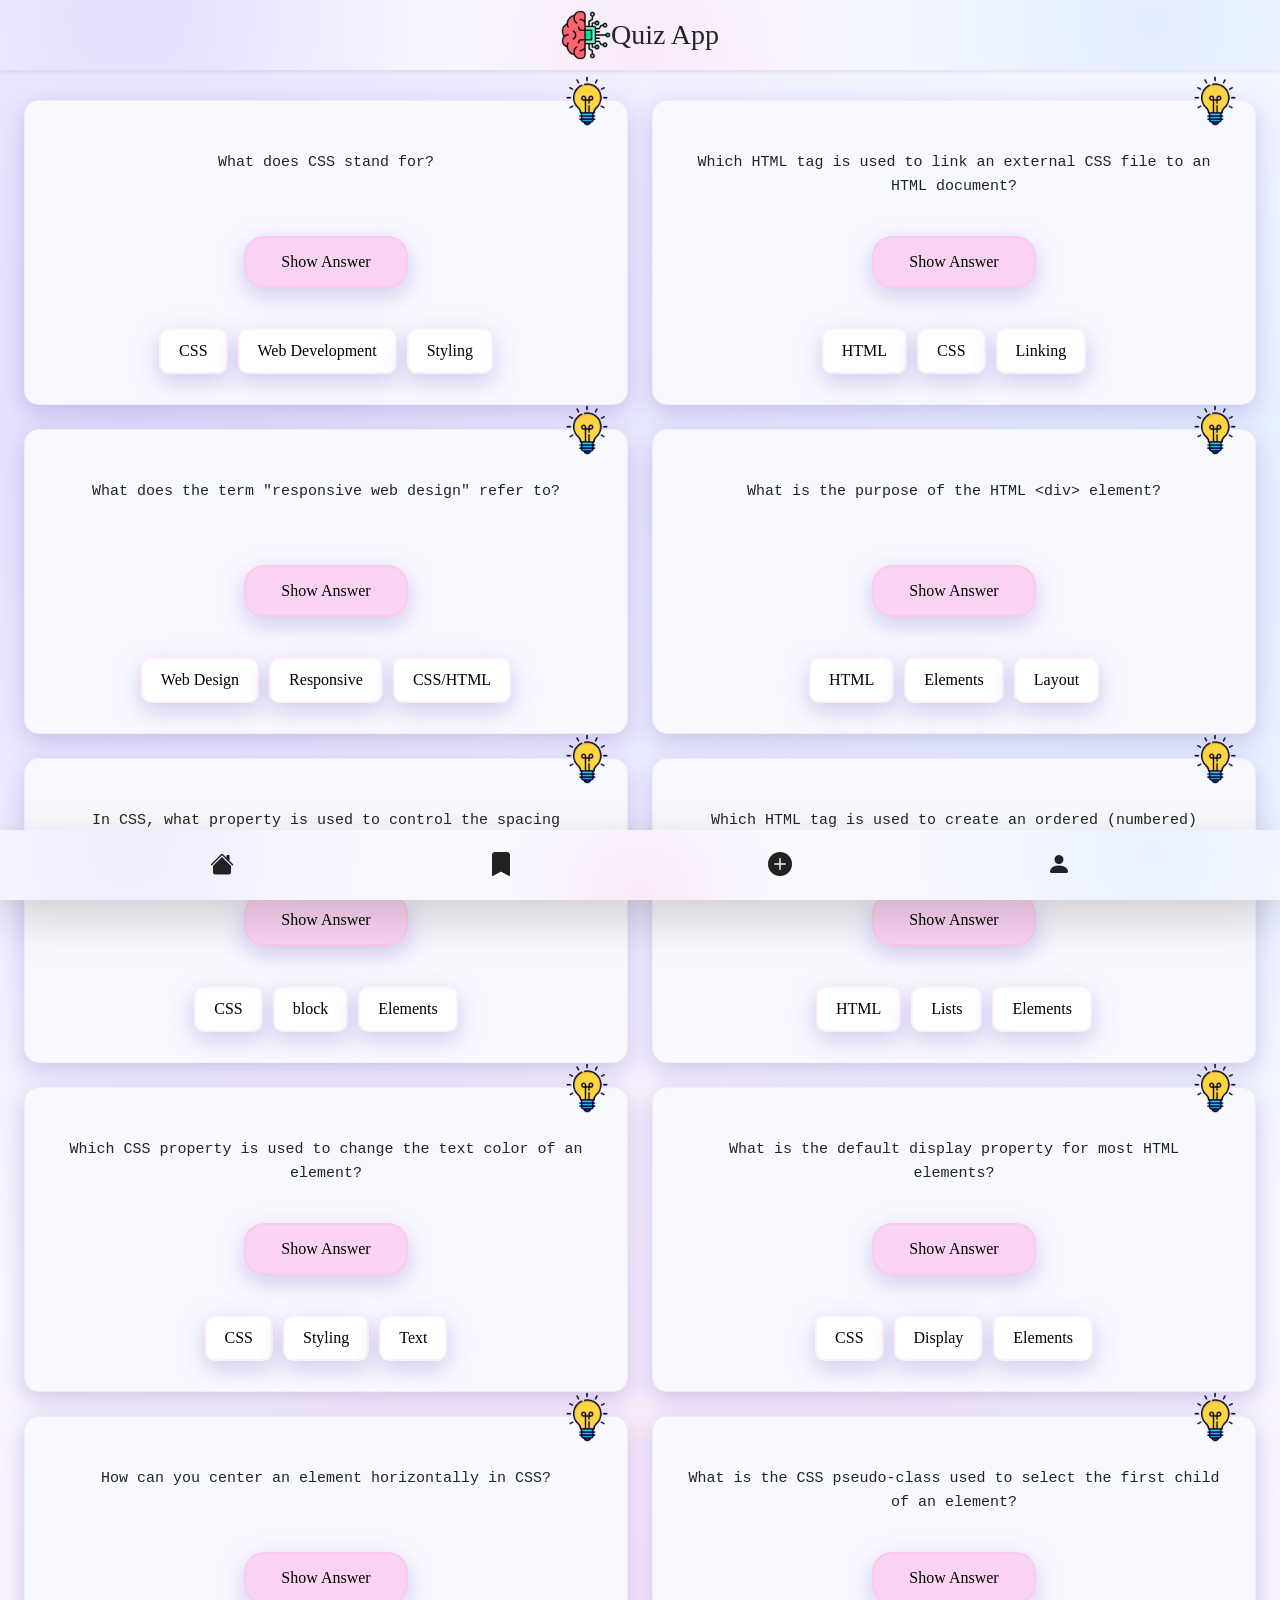
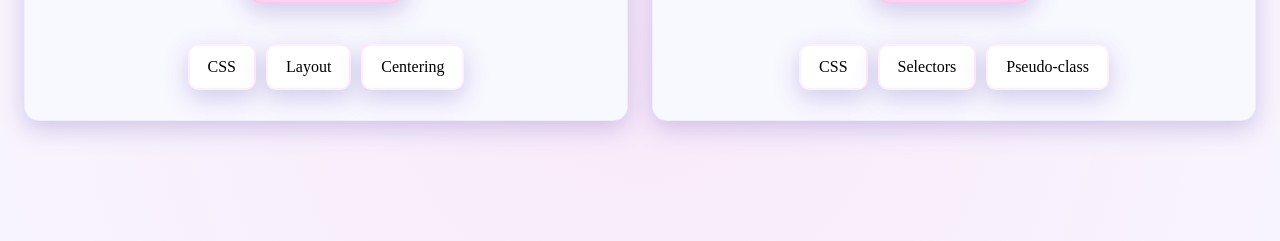
<file: index.html>
<!doctype html>
<html lang="en">
  <head>
    <meta charset="UTF-8" />
    <meta name="viewport" content="width=device-width, initial-scale=1.0" />

    <title>Quiz App</title>

    <!-- Bootstrap 5 -->
    <link
      href="https://cdn.jsdelivr.net/npm/bootstrap@5.3.8/dist/css/bootstrap.min.css"
      rel="stylesheet"
    />

    <!-- Bootstrap Icons -->
    <link
      rel="stylesheet"
      href="https://cdn.jsdelivr.net/npm/bootstrap-icons@1.13.1/font/bootstrap-icons.min.css"
    />
    <!-- custom JS -->
    <script src="./js/index.js" defer></script>
    <!-- Custom CSS -->
    <link rel="stylesheet" href="./css/style.css" />
  </head>

  <body>
    <a href="./index.html"></a>
    <!-- ================= HEADER ================= -->
    <header class="fixed-top shadow-sm">
      <nav class="navbar quiz-navbar">
        <div class="container justify-content-center">
          <div class="d-flex align-items-center">
            <img src="./image/brain.png" alt="Quiz Icon" class="quiz-icon" />

            <h1 class="h3 mb-0 quiz-title">Quiz App</h1>
          </div>
        </div>
      </nav>
    </header>

    <!-- ================= MAIN ================= -->
    <main class="container-fluid quiz-main">
      <section>
        <div class="container-fluid">
          <div class="row g-4 justify-content-center">
            <!-- Question 1 -->
            <div class="col-12 col-md-6">
              <article class="question-card">
                <div data-js="bookmark-containers">
                  <img
                    src="./image/idea-bulb.png"
                    class="idea-icon"
                    data-js="nonbookmark"
                  />
                  <img
                    src="./image/lightbulb.png"
                    class="idea-icon"
                    data-js="bookmark"
                    hidden="hidden"
                  />
                </div>

                <p class="question-p">What does CSS stand for?</p>

                <div data-js="answerbtn-container">
                  <div class="answer hidden" data-js="answer-container">
                    Cascading Style Sheets
                  </div>
                  <button class="show-btn" data-js="show-answer-btn">
                    Show Answer
                  </button>
                </div>

                <div class="option-btn">
                  <button>CSS</button>
                  <button>Web Development</button>
                  <button>Styling</button>
                </div>
              </article>
            </div>

            <!-- Question 2 -->
            <div class="col-12 col-md-6">
              <article class="question-card">
                <div data-js="bookmark-containers">
                  <img
                    src="./image/idea-bulb.png"
                    class="idea-icon"
                    data-js="nonbookmark"
                  />
                  <img
                    src="./image/lightbulb.png"
                    class="idea-icon"
                    data-js="bookmark"
                    hidden="hidden"
                  />
                </div>

                <p class="question-p">
                  Which HTML tag is used to link an external CSS file to an HTML
                  document?
                </p>
                <div data-js="answerbtn-container">
                  <div class="answer hidden" data-js="answer-container">
                    &lt;link&gt;
                  </div>
                  <button class="show-btn" data-js="show-answer-btn">
                    Show Answer
                  </button>
                </div>

                <div class="option-btn">
                  <button>HTML</button>
                  <button>CSS</button>
                  <button>Linking</button>
                </div>
              </article>
            </div>

            <!-- Question 3 -->
            <div class="col-12 col-md-6">
              <article class="question-card">
                <div data-js="bookmark-containers">
                  <img
                    src="./image/idea-bulb.png"
                    class="idea-icon"
                    data-js="nonbookmark"
                  />
                  <img
                    src="./image/lightbulb.png"
                    class="idea-icon"
                    data-js="bookmark"
                    hidden="hidden"
                  />
                </div>
                <p class="question-p">
                  What does the term "responsive web design" refer to?
                </p>
                <div data-js="answerbtn-container">
                  <div class="answer hidden" data-js="answer-container">
                    It is a container element used to group and style content
                    together.
                  </div>
                  <button class="show-btn" data-js="show-answer-btn">
                    Show Answer
                  </button>
                </div>
                <div class="option-btn">
                  <button>Web Design</button>
                  <button>Responsive</button>
                  <button>CSS/HTML</button>
                </div>
              </article>
            </div>

            <!-- Question 4 -->
            <div class="col-12 col-md-6">
              <article class="question-card">
                <div data-js="bookmark-containers">
                  <img
                    src="./image/idea-bulb.png"
                    class="idea-icon"
                    data-js="nonbookmark"
                  />
                  <img
                    src="./image/lightbulb.png"
                    class="idea-icon"
                    data-js="bookmark"
                    hidden="hidden"
                  />
                </div>
                <p class="question-p">
                  What is the purpose of the HTML &lt;div&gt; element?
                </p>
                <div data-js="answerbtn-container">
                  <div class="answer hidden" data-js="answer-container">
                    color
                  </div>
                  <button class="show-btn" data-js="show-answer-btn">
                    Show Answer
                  </button>
                </div>
                <div class="option-btn">
                  <button>HTML</button>
                  <button>Elements</button>
                  <button>Layout</button>
                </div>
              </article>
            </div>

            <!-- Question 5 -->
            <div class="col-12 col-md-6">
              <article class="question-card">
                <div data-js=" bookmark-containers">
                  <img
                    src="./image/idea-bulb.png"
                    class="idea-icon"
                    data-js="nonbookmark"
                  />
                  <img
                    src="./image/lightbulb.png"
                    class="idea-icon"
                    data-js="bookmark"
                    hidden="hidden"
                  />
                </div>

                <p class="question-p">
                  In CSS, what property is used to control the spacing between
                  lines of text within an element?
                </p>
                <div data-js="answerbtn-container">
                  <div class="answer hidden" data-js="answer-container">
                    block
                  </div>
                  <button class="show-btn" data-js="show-answer-btn">
                    Show Answer
                  </button>
                </div>
                <div class="option-btn">
                  <button>CSS</button>
                  <button>block</button>
                  <button>Elements</button>
                </div>
              </article>
            </div>

            <!-- Question 6 -->
            <div class="col-12 col-md-6">
              <article class="question-card">
                <div data-js="bookmark-containers">
                  <img
                    src="./image/idea-bulb.png"
                    class="idea-icon"
                    data-js="nonbookmark"
                  />
                  <img
                    src="./image/lightbulb.png"
                    class="idea-icon"
                    data-js="bookmark"
                    hidden="hidden"
                  />
                </div>
                <p class="question-p">
                  Which HTML tag is used to create an ordered (numbered) list?
                </p>
                <div data-js="answerbtn-container">
                  <div class="answer hidden" data-js="answer-container">
                    By setting its margin property to auto.
                  </div>
                  <button class="show-btn" data-js="show-answer-btn">
                    Show Answer
                  </button>
                </div>
                <div class="option-btn">
                  <button>HTML</button>
                  <button>Lists</button>
                  <button>Elements</button>
                </div>
              </article>
            </div>

            <!-- Question 7 -->
            <div class="col-12 col-md-6">
              <article class="question-card">
                <div data-js="bookmark-containers">
                  <img
                    src="./image/idea-bulb.png"
                    class="idea-icon"
                    data-js="nonbookmark"
                  />
                  <img
                    src="./image/lightbulb.png"
                    class="idea-icon"
                    data-js="bookmark"
                    hidden="hidden"
                  />
                </div>

                <p class="question-p">
                  Which CSS property is used to change the text color of an
                  element?
                </p>
                <div data-js="answerbtn-container">
                  <div class="answer hidden" data-js="answer-container">
                    :first-child
                  </div>
                  <button class="show-btn" data-js="show-answer-btn">
                    Show Answer
                  </button>
                </div>
                <div class="option-btn">
                  <button>CSS</button>
                  <button>Styling</button>
                  <button>Text</button>
                </div>
              </article>
            </div>

            <!-- Question 8 -->
            <div class="col-12 col-md-6">
              <article class="question-card">
                <div data-js="bookmark-containers">
                  <img
                    src="./image/idea-bulb.png"
                    class="idea-icon"
                    data-js="nonbookmark"
                  />
                  <img
                    src="./image/lightbulb.png"
                    class="idea-icon"
                    data-js="bookmark"
                    hidden="hidden"
                  />
                </div>

                <p class="question-p">
                  What is the default display property for most HTML elements?
                </p>
                <div data-js="answerbtn-container">
                  <div class="answer hidden" data-js="answer-container">
                    &lt;ol&gt; (ordered list)
                  </div>
                  <button class="show-btn" data-js="show-answer-btn">
                    Show Answer
                  </button>
                </div>
                <div class="option-btn">
                  <button>CSS</button>
                  <button>Display</button>
                  <button>Elements</button>
                </div>
              </article>
            </div>

            <!-- Question 9 -->
            <div class="col-12 col-md-6">
              <article class="question-card">
                <div data-js="bookmark-containers">
                  <img
                    src="./image/idea-bulb.png"
                    class="idea-icon"
                    data-js="nonbookmark"
                  />
                  <img
                    src="./image/lightbulb.png"
                    class="idea-icon"
                    data-js="bookmark"
                    hidden="hidden"
                  />
                </div>
                <p class="question-p">
                  How can you center an element horizontally in CSS?
                </p>
                <div data-js="answerbtn-container">
                  <div class="answer hidden" data-js="answer-container">
                    line-height
                  </div>
                  <button class="show-btn" data-js="show-answer-btn">
                    Show Answer
                  </button>
                </div>
                <div class="option-btn">
                  <button>CSS</button>
                  <button>Layout</button>
                  <button>Centering</button>
                </div>
              </article>
            </div>

            <!-- Question 10 -->
            <div class="col-12 col-md-6">
              <article class="question-card">
                <div data-js="bookmark-containers">
                  <img
                    src="./image/idea-bulb.png"
                    class="idea-icon"
                    data-js="nonbookmark"
                  />
                  <img
                    src="./image/lightbulb.png"
                    class="idea-icon"
                    data-js="bookmark"
                    hidden="hidden"
                  />
                </div>

                <p class="question-p">
                  What is the CSS pseudo-class used to select the first child of
                  an element?
                </p>
                <div data-js="answerbtn-container">
                  <div class="answer hidden" data-js="answer-container">
                    It refers to designing web pages that adapt and display well
                    on various screen sizes and devices.
                  </div>
                  <button class="show-btn" data-js="show-answer-btn">
                    Show Answer
                  </button>
                </div>
                <div class="option-btn">
                  <button>CSS</button>
                  <button>Selectors</button>
                  <button>Pseudo-class</button>
                </div>
              </article>
            </div>
          </div>
        </div>
      </section>
    </main>

    <!-- ================= FOOTER ================= -->
    <footer class="fixed-bottom quiz-footer shadow-lg">
      <div class="container">
        <div class="d-flex justify-content-around">
          <a href="./index.html" class="footer-icon">
            <i class="bi bi-house-fill"></i>
          </a>

        <a href="./bookmark.html" class="footer-icon">
           <i class="bi bi-bookmark-fill"></i>
        

          </a>
<a href="./form.html" class="footer-icon">
            <i class="bi bi-plus-circle-fill"></i>
          </a>
          <a href="./profile.html" class="footer-icon">
            <i class="bi bi-person-fill"></i>
          </a>
        </div>
      </div>
    </footer>
  </body>

  <!-- Bootstrap JS -->
  <script src="https://cdn.jsdelivr.net/npm/bootstrap@5.3.8/dist/js/bootstrap.bundle.min.js"></script>
</html>
</file>
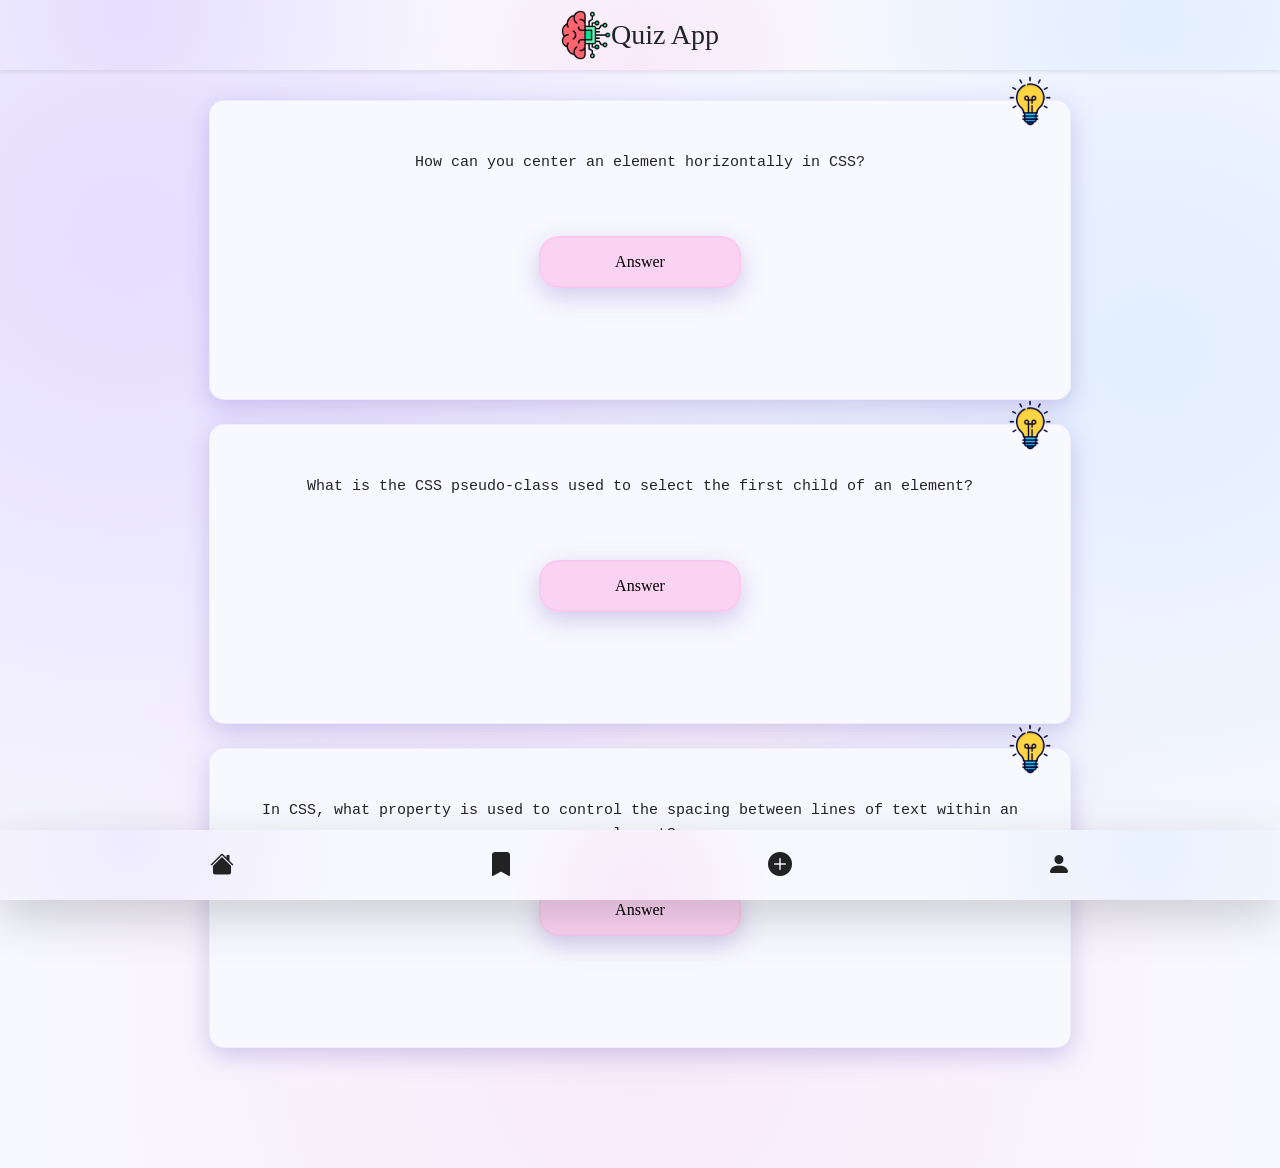
<file: bookmark.html>
<!doctype html>
<html lang="en">
  <head>
    <meta charset="UTF-8" />
    <meta name="viewport" content="width=device-width, initial-scale=1.0" />

    <title>Quiz App</title>

    <!-- Bootstrap 5 -->
    <link
      href="https://cdn.jsdelivr.net/npm/bootstrap@5.3.8/dist/css/bootstrap.min.css"
      rel="stylesheet"
    />

    <!-- Bootstrap Icons -->
    <link
      rel="stylesheet"
      href="https://cdn.jsdelivr.net/npm/bootstrap-icons@1.13.1/font/bootstrap-icons.min.css"
    />
    <!-- custom JS -->
    <script src="./js/script.js" defer></script>
    <!-- Custom CSS -->
    <link rel="stylesheet" href="./css/style.css" />
  </head>

  <body data-js="body-mode">
    <a href="./bookmark.html"></a>
    <header class="fixed-top shadow-sm">
      <nav class="navbar quiz-navbar">
        <div class="container justify-content-center">
          <div class="d-flex align-items-center">
            <img src="./image/brain.png" alt="Quiz Icon" class="quiz-icon" />

            <h1 class="h3 mb-0 quiz-title">Quiz App</h1>
          </div>
        </div>
      </nav>
    </header>

    <!-- ================= MAIN ================= -->
    <main class="container-fluid quiz-main">
      <section>
        <div class="container-fluid">
          <div class="row g-4 justify-content-center">
            <!-- Question 1 -->
            <div class="col-12">
              <article class="bookmark-card">
                <img
                  src="./image/idea-bulb.png"
                  alt="Idea Icon"
                  class="bookmark-icon"
                />

                <p class="question-p">
                  How can you center an element horizontally in CSS?
                </p>
                <div class="answer-box">
                  <button
                    type="button"
                    class="btn-primary"
                    data-bs-toggle="dropdown"
                  >
                    Answer
                  </button>
                  <ul class="dropdown-menu">
                    <li>
                      <a class="dropdown-item" href="#">
                        By setting its margin property to auto.
                      </a>
                    </li>
                  </ul>
                </div>
              </article>
            </div>

            <!-- Question 2 -->
            <div class="col-12">
              <article class="bookmark-card">
                <img
                  src="./image/idea-bulb.png"
                  alt="Idea Icon"
                  class="bookmark-icon"
                />

                <p class="question-p">
                  What is the CSS pseudo-class used to select the first child of
                  an element?
                </p>

                <button
                  type="button"
                  class="btn-primary"
                  data-bs-toggle="dropdown"
                >
                  Answer
                </button>
                <ul class="dropdown-menu">
                  <li>
                    <a class="dropdown-item" href="#"> first-child </a>
                  </li>
                </ul>
              </article>
            </div>

            <!-- Question 3 -->
            <div class="col-12">
              <article class="bookmark-card">
                <img
                  src="./image/idea-bulb.png"
                  alt="Idea Icon"
                  class="bookmark-icon"
                />

                <p class="question-p">
                  In CSS, what property is used to control the spacing between
                  lines of text within an element?
                </p>
                <button
                  type="button"
                  class="btn-primary"
                  data-bs-toggle="dropdown"
                >
                  Answer
                </button>
                <ul class="dropdown-menu">
                  <li>
                    <a class="dropdown-item" href="#"> line-height </a>
                  </li>
                </ul>
              </article>
            </div>
          </div>
        </div>
      </section>
    </main>

    <!-- ================= FOOTER ================= -->
    <footer class="fixed-bottom quiz-footer shadow-lg">
      <div class="container">
        <div class="d-flex justify-content-around">
          <a href="./index.html" class="footer-icon">
            <i class="bi bi-house-fill"></i>
          </a>

          <a href="./bookmark.html" class="footer-icon">
            <i class="bi bi-bookmark-fill"></i>
          </a>
          <a href="./form.html" class="footer-icon">
            <i class="bi bi-plus-circle-fill"></i>
          </a>
          <a href="./profile.html" class="footer-icon">
            <i class="bi bi-person-fill"></i>
          </a>
        </div>
      </div>
    </footer>

    <!-- Bootstrap JS -->
    <script src="https://cdn.jsdelivr.net/npm/bootstrap@5.3.8/dist/js/bootstrap.bundle.min.js"></script>
  </body>
</html>
</file>
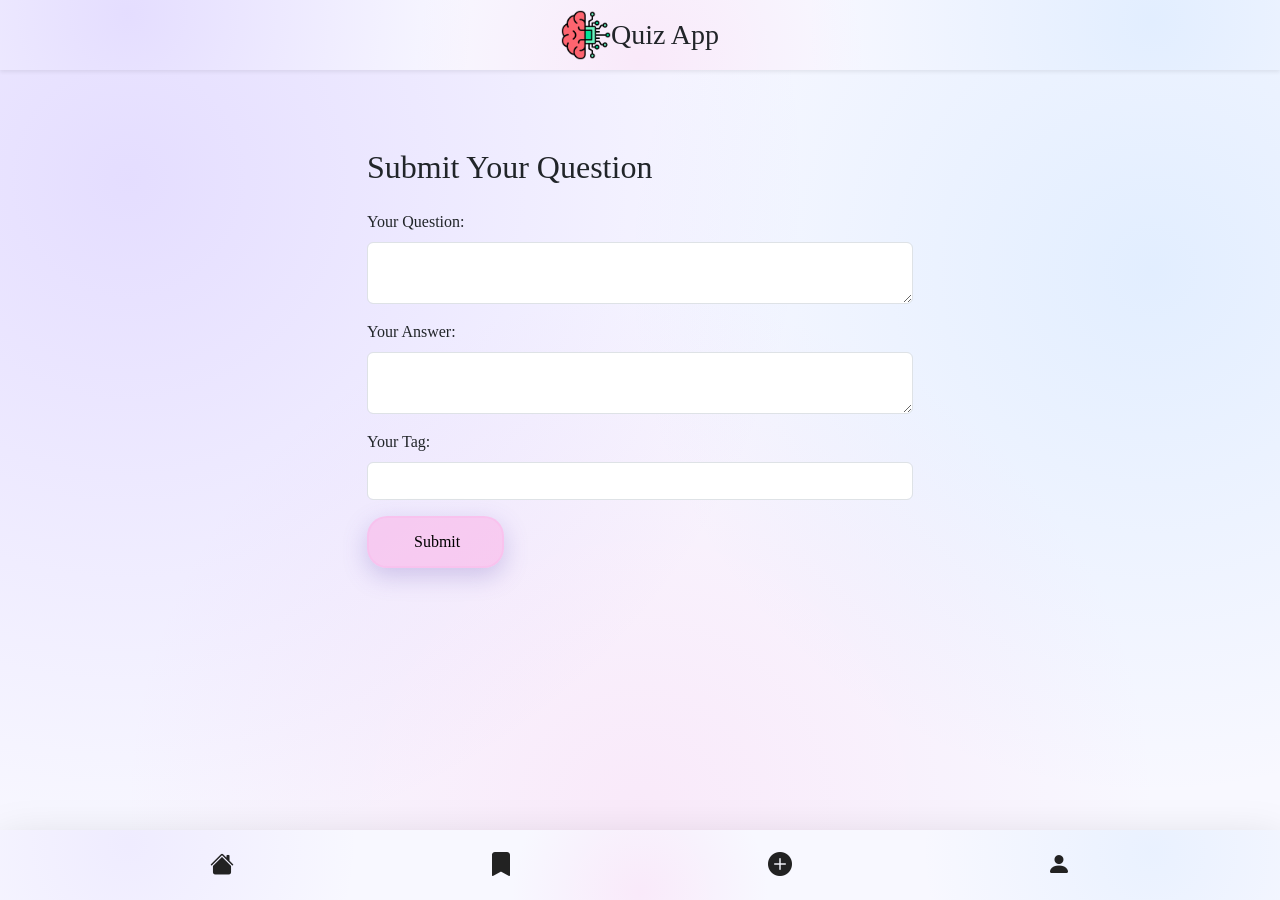
<file: form.html>
<!doctype html>
<html lang="en">
  <head>
    <meta charset="UTF-8" />
    <meta name="viewport" content="width=device-width, initial-scale=1.0" />

    <title>Quiz App</title>

    <!-- Bootstrap 5 -->
    <link
      href="https://cdn.jsdelivr.net/npm/bootstrap@5.3.8/dist/css/bootstrap.min.css"
      rel="stylesheet"
    />

    <!-- Bootstrap Icons -->
    <link
      rel="stylesheet"
      href="https://cdn.jsdelivr.net/npm/bootstrap-icons@1.13.1/font/bootstrap-icons.min.css"
    />
    <!-- custom JS -->
    <script src="./js/form.js" defer></script>
    <!-- Custom CSS -->
    <link rel="stylesheet" href="./css/form.css" />
    <link rel="stylesheet" href="./css/style.css" />
  </head>

  <body>
    <a href="./index.html"></a>
    <!-- ================= HEADER ================= -->
    <header class="fixed-top shadow-sm">
      <nav class="navbar quiz-navbar">
        <div class="container justify-content-center">
          <div class="d-flex align-items-center">
            <img src="./image/brain.png" alt="Quiz Icon" class="quiz-icon" />

            <h1 class="h3 mb-0 quiz-title">Quiz App</h1>
          </div>
        </div>
      </nav>
    </header>

    <!-- ================= MAIN ================= -->
    <main class="container-fluid quiz-main">
      <section>
        <div class="container mt-5">
          <div class="row justify-content-center">
            <!--   ============ Form =============== -->
            <div class="col-md-6" data-js="form-container">
              <h2 class="mb-4">Submit Your Question</h2>
              <form id="question-form">
                <div class="mb-3">
                  <label for="your-question" class="form-label"
                    >Your Question:</label
                  >
                  <textarea
                    type="text"
                    data-js="question-input"
                    class="form-control"
                    id="your-question"
                    required
                    minlength="5"
                  > </textarea>
          
                </div>
                <div class="mb-3">
                  <label for="your-answer" class="form-label" 
                    >Your Answer:</label
                  >
                  <textarea
                    type="text"
                    data-js="answer-input"
                    class="form-control"
                    id="your-answer"
                    required
                    minlength="1"
                  > </textarea>
                  
                </div>
                <div class="mb-3">
                  <label for="your-tag" class="form-label">Your Tag:</label>
                  <input
                    type="text"
                    data-js="tag-input"
                    class="form-control"
                    id="your-tag"
                    required
                    minlength="1"
                  >
                </div>

                <button
                  type="submit"
                  class="btn-primary"
                  value="Submit"
                  data-js="submit-button"
                >
                  Submit
                </button>
              </form>

              <!-- ============== SUBMITTED QUESTION ============= -->
              <div class="col-12" id="submitted-question-container" data-js="question-container"> 
               
                <!-- <article class="question-card">
                  <div data-js="bookmark-containers">
                    <img
                      src="./image/idea-bulb.png"
                      class="idea-icon"
                      data-js="nonbookmark"
                    />
                    <img
                      src="./image/lightbulb.png"
                      class="idea-icon"
                      data-js="bookmark"
                      hidden="hidden"
                    />
                  </div>

                  <p class="question-p">
                    hidWhat is the default display property for most HTML elements?
                  </p>
                  <div data-js="answerbtn-container">
                    <div class="answer hidden" data-js="answer-container">
                      css
                    </div>
                    <button class="show-btn " data-js="show-answer-btn">
                      Show Answer
                    </button>
                  </div>
                  <div class="option-btn">
                    <button>CSS</button>
                    <button>Display</button>
                    <button>Elements</button>
                  </div>
                </article> -->
              </div>
            </div>
          </div>
        </div>
      </section>
    </main>

    <!-- ================= FOOTER ================= -->
    <footer class="fixed-bottom quiz-footer shadow-lg">
      <div class="container">
        <div class="d-flex justify-content-around">
          <a href="./index.html" class="footer-icon">
            <i class="bi bi-house-fill"></i>
          </a>

          <a href="./bookmark.html" class="footer-icon">
            <i class="bi bi-bookmark-fill"></i>
          </a>
          <a href="./form.html" class="footer-icon">
            <i class="bi bi-plus-circle-fill"></i>
          </a>
          <a href="./profile.html" class="footer-icon">
            <i class="bi bi-person-fill"></i>
          </a>
        </div>
      </div>
    </footer>
  </body>

  <!-- Bootstrap JS -->
  <script src="https://cdn.jsdelivr.net/npm/bootstrap@5.3.8/dist/js/bootstrap.bundle.min.js"></script>
</html>
</file>
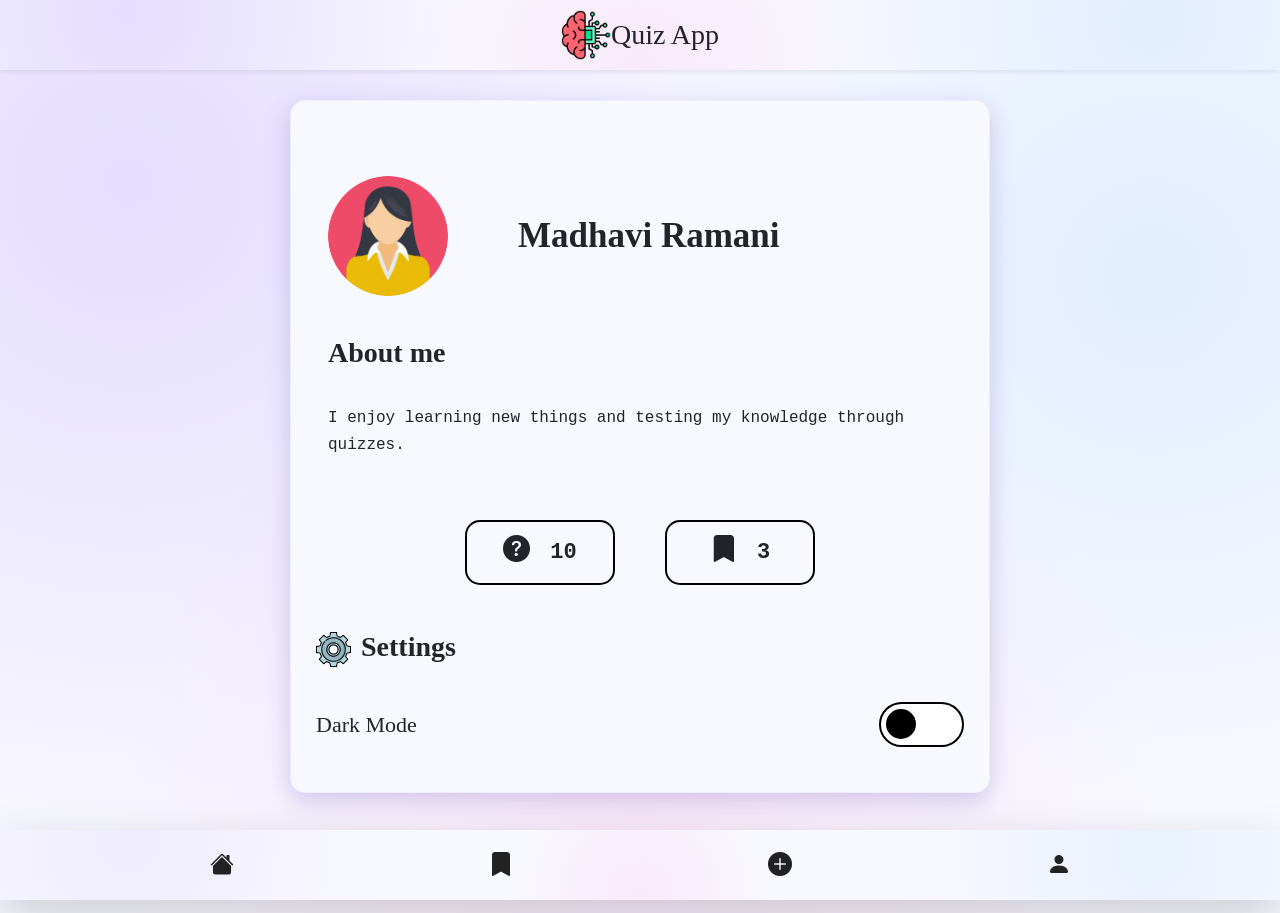
<file: profile.html>
<!doctype html>
<html lang="en">
  <head>
    <meta charset="UTF-8" />
    <meta name="viewport" content="width=device-width, initial-scale=1.0" />

    <title>Quiz App - Profile</title>

    <!-- Bootstrap -->
    <link
      href="https://cdn.jsdelivr.net/npm/bootstrap@5.3.8/dist/css/bootstrap.min.css"
      rel="stylesheet"
    />
    <!-- custom JS -->
    <script src="./js/profile.js" defer></script>
    <!-- Bootstrap Icons -->
    <link
      rel="stylesheet"
      href="https://cdn.jsdelivr.net/npm/bootstrap-icons@1.13.1/font/bootstrap-icons.min.css"
    />

    <!-- Custom CSS -->
    <link rel="stylesheet" href="./css/style.css" />
  </head>

  <body data-js="body-mode">
    <!-- Header -->
    <a href="./profile.html"></a>
    <!-- ================= HEADER ================= -->

    <header class="fixed-top shadow-sm">
      <nav class="navbar quiz-navbar">
        <div class="container justify-content-center">
          <div class="d-flex align-items-center">
            <img src="./image/brain.png" alt="Quiz Icon" class="quiz-icon" />

            <h1 class="h3 mb-0 quiz-title">Quiz App</h1>
          </div>
        </div>
      </nav>
    </header>
    <!-- Main -->
    <main class="container-fluid quiz-main profile-page">
      <section class="profile-section question-card">
        <div class="container-fluid">
          <!-- Profile -->
          <div class="profile-user">
            <div>
              <i class="bi">
                <img
                  src="./image/woman.png"
                  alt="womanphoto"
                  class="rounded-circle"
                />
              </i>
            </div>

            <h2 class="profile-name">Madhavi Ramani</h2>
          </div>

          <!-- About Me -->
          <div class="about-section">
            <h3>About me</h3>

            <p>
              I enjoy learning new things and testing my knowledge through
              quizzes.
            </p>
          </div>
        </div>
        <!-- Statistics -->
        <div class="profile-stats">
          <div class="profile-stat">
            <i class="bi bi-question-circle-fill"></i>
            <span>10</span>
          </div>

          <div class="profile-stat">
            <i class="bi bi-bookmark-fill"></i>
            <span>3</span>
          </div>
        </div>

        <!-- Settings -->
        <div class="settings-section">
          <h3>
            <img
              src="./image/settings.png"
              alt="setting"
              class="setting-img"
            />Settings
          </h3>

          <div class="dark-mode-row">
            <span>Dark Mode</span>

            <label class="dark-toggle">
              <input type="checkbox" data-js="toggle-button" />
              <span class="toggle-slider"></span>
            </label>
          </div>
        </div>
      </section>
    </main>

    <!-- Footer -->
    <footer class="fixed-bottom quiz-footer shadow-lg">
      <div class="container">
        <div class="d-flex justify-content-around">
          <a href="./index.html" class="footer-icon">
            <i class="bi bi-house-fill"></i>
          </a>

          <a href="./bookmark.html" class="footer-icon">
            <i class="bi bi-bookmark-fill"></i>
          </a>
          <a href="./form.html" class="footer-icon">
            <i class="bi bi-plus-circle-fill"></i>
          </a>
          <a href="./profile.html" class="footer-icon">
            <i class="bi bi-person-fill"></i>
          </a>
        </div>
      </div>
    </footer>

    <!-- Bootstrap JS -->
    <script src="https://cdn.jsdelivr.net/npm/bootstrap@5.3.8/dist/js/bootstrap.bundle.min.js"></script>
  </body>
</html>
</file>
<file: css/style.css>
*,
*::before,
*::after {
  box-sizing: border-box;
}

html {
  scroll-behavior: smooth;
}

body {
  margin: 0;
  min-height: 100vh;

  background:
    radial-gradient(
      circle at 10% 20%,
      rgba(140, 100, 255, 0.18),
      transparent 50%
    ),
    radial-gradient(
      circle at 90% 30%,
      rgba(100, 180, 255, 0.15),
      transparent 40%
    ),
    radial-gradient(
      circle at 50% 90%,
      rgba(255, 150, 220, 0.15),
      transparent 50%
    ),
    #f8f8ff;

  font-family: "Marker Felt", "Comic Sans MS", cursive;
}

/* =========================================
   HEADER
========================================= */

.quiz-navbar {
  min-height: 70px;

  background:
    radial-gradient(
      circle at 10% 20%,
      rgba(140, 100, 255, 0.18),
      transparent 30%
    ),
    radial-gradient(
      circle at 90% 30%,
      rgba(100, 180, 255, 0.15),
      transparent 30%
    ),
    radial-gradient(
      circle at 50% 90%,
      rgba(255, 150, 220, 0.15),
      transparent 35%
    ),
    #f8f8ff;
}

.quiz-icon {
  width: 50px;
  height: 50px;
  object-fit: contain;
}

.quiz-title {
  font-family: "Marker Felt", "Comic Sans MS", cursive;
}

/* =========================================
   MAIN
========================================= */

.quiz-main {
  padding-top: 100px;
  padding-bottom: 120px;
}

/* =========================================
   QUESTION CARD
========================================= */

.question-card {
  position: relative;

  width: 100%;
  min-height: auto;

  padding: 30px 25px;

  background-color: #f8f8ff;

  border: 1px solid rgba(140, 100, 255, 0.08);
  border-radius: 15px;

  box-shadow: 0 8px 25px rgba(100, 80, 180, 0.267);

  text-align: center;

  font-family: monospace;
}


/* =========================================
   IDEA ICON
========================================= */

.idea-icon {
  position: absolute;

  width: 50px;
  height: 50px;
  
  right: 15px;
  top: -25px;
  cursor: pointer;
  /* background-color: transparent; */
}
/* .idea-icon:active {
  
  width: 50px;
  height: 50px;
  right: 15px;
} */

.question-p {
  min-height: 75px;

  margin: 10px 0 20px;
  padding: 10px;

  font-size: 20px;
  font-weight: 800;
  line-height: 1.6;
}

/* =========================================
   SHOW ANSWER BUTTON
========================================= */

.show-btn {
  padding: 12px 35px;

  border: 2px solid rgba(255, 150, 220, 0.15);
  border-radius: 20px;

  background-color: rgba(255, 150, 220, 0.378);

  box-shadow: 0 8px 25px rgba(100, 80, 180, 0.267);

  font-family: "Marker Felt", "Comic Sans MS", cursive;

  cursor: pointer;

  transition:
    background-color 0.2s ease,
    transform 0.2s ease;
}
.answer { 
  display: visible;
  margin: 10px 0 20px;
  padding: 15px;
  background-color: transparent;
  box-shadow: 0 8px 5px rgba(100, 80, 180, 0.267);
  border-radius: 10px;

}
.hidden {
  display: none;
}
.show-btn:hover {
  background-color: rgba(255, 150, 220, 0.15);
}

/* =========================================
   OPTIONS
========================================= */

.option-btn {
  display: flex;

  justify-content: center;
  align-items: center;

  gap: 10px;

  margin-top: 40px;

  flex-wrap: wrap;
}

.option-btn button {
  padding: 9px 18px;

  border: 2px solid rgba(255, 150, 220, 0.15);
  border-radius: 10px;

  background-color: #ffffff;

  box-shadow: 0 8px 25px rgba(100, 80, 180, 0.267);

  font-family: "Marker Felt", "Comic Sans MS", cursive;

  cursor: pointer;
}

.option-btn button:hover {
  background-color: rgba(255, 150, 220, 0.378);
  transform: translateY(-2px);
}
/* =========================================
   BOOKMARK CARD
========================================= */

.bookmark-card {
  position: relative;

  width: 70%;
  height: 300px;
  margin: 0 auto;
  padding: 30px 25px;

  background-color: #f8f8ff;

  border: 1px solid rgba(140, 100, 255, 0.08);
  border-radius: 15px;

  box-shadow: 0 8px 25px rgba(100, 80, 180, 0.267);

  text-align: center;

  font-family: monospace;

  transition:
    transform 0.25s ease,
    box-shadow 0.25s ease;
}

.bookmark-card:hover {
  box-shadow: 0 12px 30px rgba(100, 80, 180, 0.32);
}

/* =========================================
   BOOKMARK ICON
========================================= */

.bookmark-icon {
  position: absolute;

  width: 50px;
  height: 50px;
 
  right: 15px;
  top: -25px;
  cursor: pointer;
}
.bookmark-icon:active {
 
  width: 50px;
  height: 50px;
  right: 15px;
}
.question-p {
  min-height: 75px;

  margin: 10px 0 20px;
  padding: 10px;

  font-size: 15px;
  font-weight: 500;
  line-height: 1.6;
}
.answer-box {
  display: flex;
  flex-direction: column;
  align-items: center;
}
.btn-primary {
  padding: 12px 45px;
  border: 2px solid rgba(255, 150, 220, 0.15);
  border-radius: 20px;
  background-color: rgba(255, 150, 220, 0.378);
  box-shadow: 0 8px 25px rgba(100, 80, 180, 0.267);

  font-family: "Marker Felt", "Comic Sans MS", cursive;

  width: 25%;
  cursor: pointer;
  color: #000;
}

.btn-primary:hover {
  background-color: rgba(255, 150, 220, 0.15);
  border: 2px solid rgba(255, 150, 220, 0.15);
  color: #000;
}

/* Dropdown box */

.dropdown-menu {
  width: 25%;
  min-width: 200px;

  background-color: transparent;
  border: 0;
  border-radius: 15px;

  text-align: center;
}

/* Answer */

.dropdown-item {
  position: static; /* IMPORTANT */
  width: 100%;

  padding: 10px 15px;

  text-align: center;

  white-space: normal;
  color: #000;

  border-radius: 10px;
}

.dropdown-item:active {
  background-color: transparent !important;
  color: #000 !important;
}

/* =========================================
   FOOTER
========================================= */

.quiz-footer {
  min-height: 70px;

  background:
    radial-gradient(
      circle at 10% 20%,
      rgba(139, 100, 255, 0.084),
      transparent 20%
    ),
    radial-gradient(
      circle at 90% 30%,
      rgba(100, 180, 255, 0.097),
      transparent 20%
    ),
    radial-gradient(
      circle at 50% 90%,
      rgba(255, 150, 220, 0.15),
      transparent 20%
    ),
    #f8f8ff;

  box-shadow: 0 8px 25px rgba(100, 80, 180, 0.267);
}

.footer-icon {
  display: flex;

  align-items: center;
  justify-content: center;

  width: 80px;
  height: 70px;

  color: #222;

  font-size: 24px;

  text-decoration: none;

  transition:
    background-color 0.2s ease,
    color 0.2s ease;
}

.footer-icon:active {
  background-color: rgba(102, 51, 153, 0.389);
  color: #fff;
  font-size: 35px;
}
/* =========================
   PROFILE PAGE
========================= */

.profile-page {
  padding-top: 100px;
  padding-bottom: 120px;
}

.profile-section {
  width: 80%;
  max-width: 700px;
  margin: 0 auto;
}

/* =========================
   PROFILE USER
========================= */

.profile-user {
  display: flex;
  align-items: center;
  gap: 70px;

  margin: 45px 0 40px;
}

.profile-avatar i {
  font-size: 70px;
  color: #000;
}
.rounded-circle {
  width: 120px;
}

.profile-name {
  margin: 0;

  font-family: "Marker Felt", "Comic Sans MS", cursive;
  font-size: 35px;
  font-weight: 800;
}

/* =========================
   ABOUT ME
========================= */

.about-section {
  margin-bottom: 30px;
  text-align: left;
}

.about-section h3,
.settings-section h3 {
  margin-bottom: 20px;

  font-family: "Marker Felt", "Comic Sans MS", cursive;
  font-size: 28px;
  font-weight: 800;
}

.about-section p {
  min-height: 100px;
  margin: 0;

  padding: 15px 0;

  /* border-bottom: 2px solid rgba(0, 0, 0, 0.7); */

  font-family: monospace;
  font-size: 16px;
  line-height: 1.7;
}

/* =========================
   PROFILE STATISTICS
========================= */

.profile-stats {
  display: flex;
  justify-content: center;
  gap: 50px;

  margin: 15px 0 45px;
}

.profile-stat {
  width: 150px;
  height: 65px;

  display: flex;
  align-items: center;
  justify-content: center;
  gap: 20px;

  border: 2px solid #000;
  border-radius: 15px;

  font-family: monospace;
  font-size: 22px;
  font-weight: 700;
}

.profile-stat i {
  font-size: 27px;
}

/* =========================
   SETTINGS
========================= */

.settings-section {
  margin-top: 20px;
  text-align: left;
}

.dark-mode-row {
  display: flex;
  align-items: center;
  justify-content: space-between;

  padding: 15px 0;

  font-family: "Marker Felt", "Comic Sans MS", cursive;
  font-size: 22px;
}
.setting-img {
  width: 35px;
  margin-right: 10px;
}
.setting-img:hover {
  rotate: 30deg;
}
/* =========================
   DARK MODE TOGGLE
========================= */

.dark-toggle {
  position: relative;

  width: 85px;
  height: 45px;

  display: inline-block;
}

.dark-toggle input {
  opacity: 0;
  width: 0;
  height: 0;
}

.toggle-slider {
  position: absolute;
  inset: 0;

  border: 2px solid #000;
  border-radius: 30px;

  background-color: #fff;

  cursor: pointer;

  transition: 0.3s;
}

.toggle-slider::before {
  content: "";

  position: absolute;

  width: 30px;
  height: 30px;

  left: 5px;
  top: 5px;

  border-radius: 50%;

  background-color: #000;

  transition: 0.3s;
}

.dark-toggle input:checked + .toggle-slider {
  background-color: #000;
}

.dark-toggle input:checked + .toggle-slider::before {
  background-color: #fff;
  transform: translateX(38px);
}

/* =========================
   DARK MODE
========================= */

body.dark-mode {
  background: #222;
  color: #fff;
}

body.dark-mode .profile-avatar {
  border-color: #fff;
}

body.dark-mode .profile-avatar i {
  color: #fff;
}

body.dark-mode .about-section p {
  border-color: #fff;
}

body.dark-mode .profile-stat {
  border-color: #fff;
}

body.dark-mode .quiz-navbar,
body.dark-mode .quiz-footer {
  background-color: #222;
}

body.dark-mode .quiz-title,
body.dark-mode .about-section h3,
body.dark-mode .settings-section h3,
body.dark-mode .dark-mode-row {
  color: #fff;
}
/* =========================
   DARK MODE
========================= */

body.dark-mode {
  background: #222;
  color: #fff;
}

/* Header */

body.dark-mode .quiz-navbar {
  background-color: #222;
}

body.dark-mode .quiz-title {
  color: #fff;
}

/* Home question cards */

body.dark-mode .question-card {
  background-color: #333;
  color: #fff;
  border-color: rgba(255, 255, 255, 0.15);
}

/* Bookmark cards */

body.dark-mode .bookmark-card {
  background-color: #333;
  color: #fff;
  border-color: rgba(255, 255, 255, 0.15);
}

/* Question text */

body.dark-mode .question-p {
  color: #fff;
}

/* Buttons */

body.dark-mode .btn-primary {
  color: #fff;
}

/* Dropdown */

body.dark-mode .dropdown-menu {
  background-color: #333;
}

body.dark-mode .dropdown-item {
  color: #fff;
}

body.dark-mode .dropdown-item:hover {
  background-color: rgba(255, 150, 220, 0.3);
}

/* Footer */

body.dark-mode .quiz-footer {
  background-color: #222;
}

body.dark-mode .footer-icon {
  color: #fff;
}
/* =========================================
   HOME TABLET
========================================= */

@media (max-width: 768px) {
  .quiz-main {
    padding-top: 90px;
    padding-bottom: 100px;
  }

  .question-card {
    min-height: 300px;
    padding: 30px 20px;
  }

  .question-p {
    font-size: 14px;
  }

  .show-btn {
    padding: 11px 35px;
  }
}

/* =========================================
    HOME MOBILE
========================================= */

@media (max-width: 576px) {
  .quiz-icon {
    width: 42px;
    height: 42px;
  }

  .quiz-title {
    font-size: 1.4rem;
  }

  .question-card {
    min-height: auto;
  }

  .option-btn {
    margin-top: 30px;
  }

  .option-btn button {
    padding: 8px 14px;
    font-size: 13px;
  }

  .footer-icon {
    width: 70px;
  }
}
/* =========================================
   BOOKMARK TABLET
========================================= */

@media (max-width: 768px) {
  .bookmark-card {
    width: 85%;
    height: 300px;
    padding: 25px 20px;
  }

  .bookmark-card .question-p {
    font-size: 14px;
  }

  .btn-primary {
    width: 40%;
    padding: 11px 30px;
  }

  .dropdown-menu {
    width: 40%;
    min-width: 200px;
  }
}
/* =========================================
   BOOKMARK MOBILE
========================================= */

@media (max-width: 576px) {
  .bookmark-card {
    width: 95%;
    height: 300px;
    padding: 25px 15px;
  }

  .bookmark-icon {
    width: 42px;
    height: 42px;

    right: 10px;
    top: -20px;
  }

  .bookmark-card .question-p {
    font-size: 13px;
    line-height: 1.5;
  }

  .btn-primary {
    width: 60%;
    padding: 10px 20px;
  }

  .dropdown-menu {
    width: 60%;
    min-width: 180px;
  }

  .dropdown-item {
    font-size: 13px;
    padding: 8px 10px;
  }
}

/* =========================
   PROFILE MOBILE
   ========================= */

@media (max-width: 576px) {
  .quiz-navbar {
    padding: 12px 0;
  }

  .quiz-icon {
    width: 35px;
    height: 35px;
  }

  .quiz-main {
    padding: 80px 15px 90px;
  }

  .profile-section {
    width: 100%;
    padding: 20px 15px;
  }

  .profile-user {
    gap: 10px;
  }

  .profile-user img {
    width: 70px;
    height: 70px;
  }

  .profile-stats {
    gap: 20px;
  }

  .setting-img {
    width: 22px;
    height: 22px;
  }

  .quiz-footer {
    padding: 10px 0;
  }
}
/* =========================
   PROFILE TABLET
   ========================= */

@media (min-width: 577px) and (max-width: 991px) {
  .quiz-main {
    padding: 90px 30px 100px;
  }

  .profile-section {
    max-width: 650px;
    margin: auto;
    padding: 30px;
  }

  .profile-user img {
    width: 85px;
    height: 85px;
  }

  .profile-name {
    font-size: 1.7rem;
  }
}
</file>
<file: css/form.css>
.form-control:focus {
  border-color: #663399;
  box-shadow: 0 0 0 0.2rem rgba(102, 51, 153, 0.25);
}
.form-control{
   
    max-height: 100%;
    overflow-wrap: break-word;
    overflow: visible;
}
.col-12 {
  max-width: 100%;
}
.question-card {
  position: relative;
margin: 20px auto;
  width: 100%;
  min-height: auto;

  padding: 30px 25px;

  background-color: #f8f8ff;

  border: 1px solid rgba(140, 100, 255, 0.08);
  border-radius: 15px;

  box-shadow: 0 8px 25px rgba(100, 80, 180, 0.267);

  text-align: center;

  font-family: monospace;


  .btn-primary {
  padding: 12px 45px;
  border: 2px solid rgba(255, 150, 220, 0.15);
  border-radius: 20px;
  background-color: rgba(255, 150, 220, 0.378);
  box-shadow: 0 8px 25px rgba(100, 80, 180, 0.267);

  font-family: "Marker Felt", "Comic Sans MS", cursive;

  width: 25%;
  cursor: pointer;
  color: #000;
}

.btn-primary:hover {
  background-color: rgba(255, 150, 220, 0.15);
  border: 2px solid rgba(255, 150, 220, 0.15);
  color: #000;
}
}
@media (min-width: 768px) {
  .question-card {
    padding: 20px 15px;
  }
  .btn-primary {
    padding: 45px 30px;
  }
  
}
</file>
